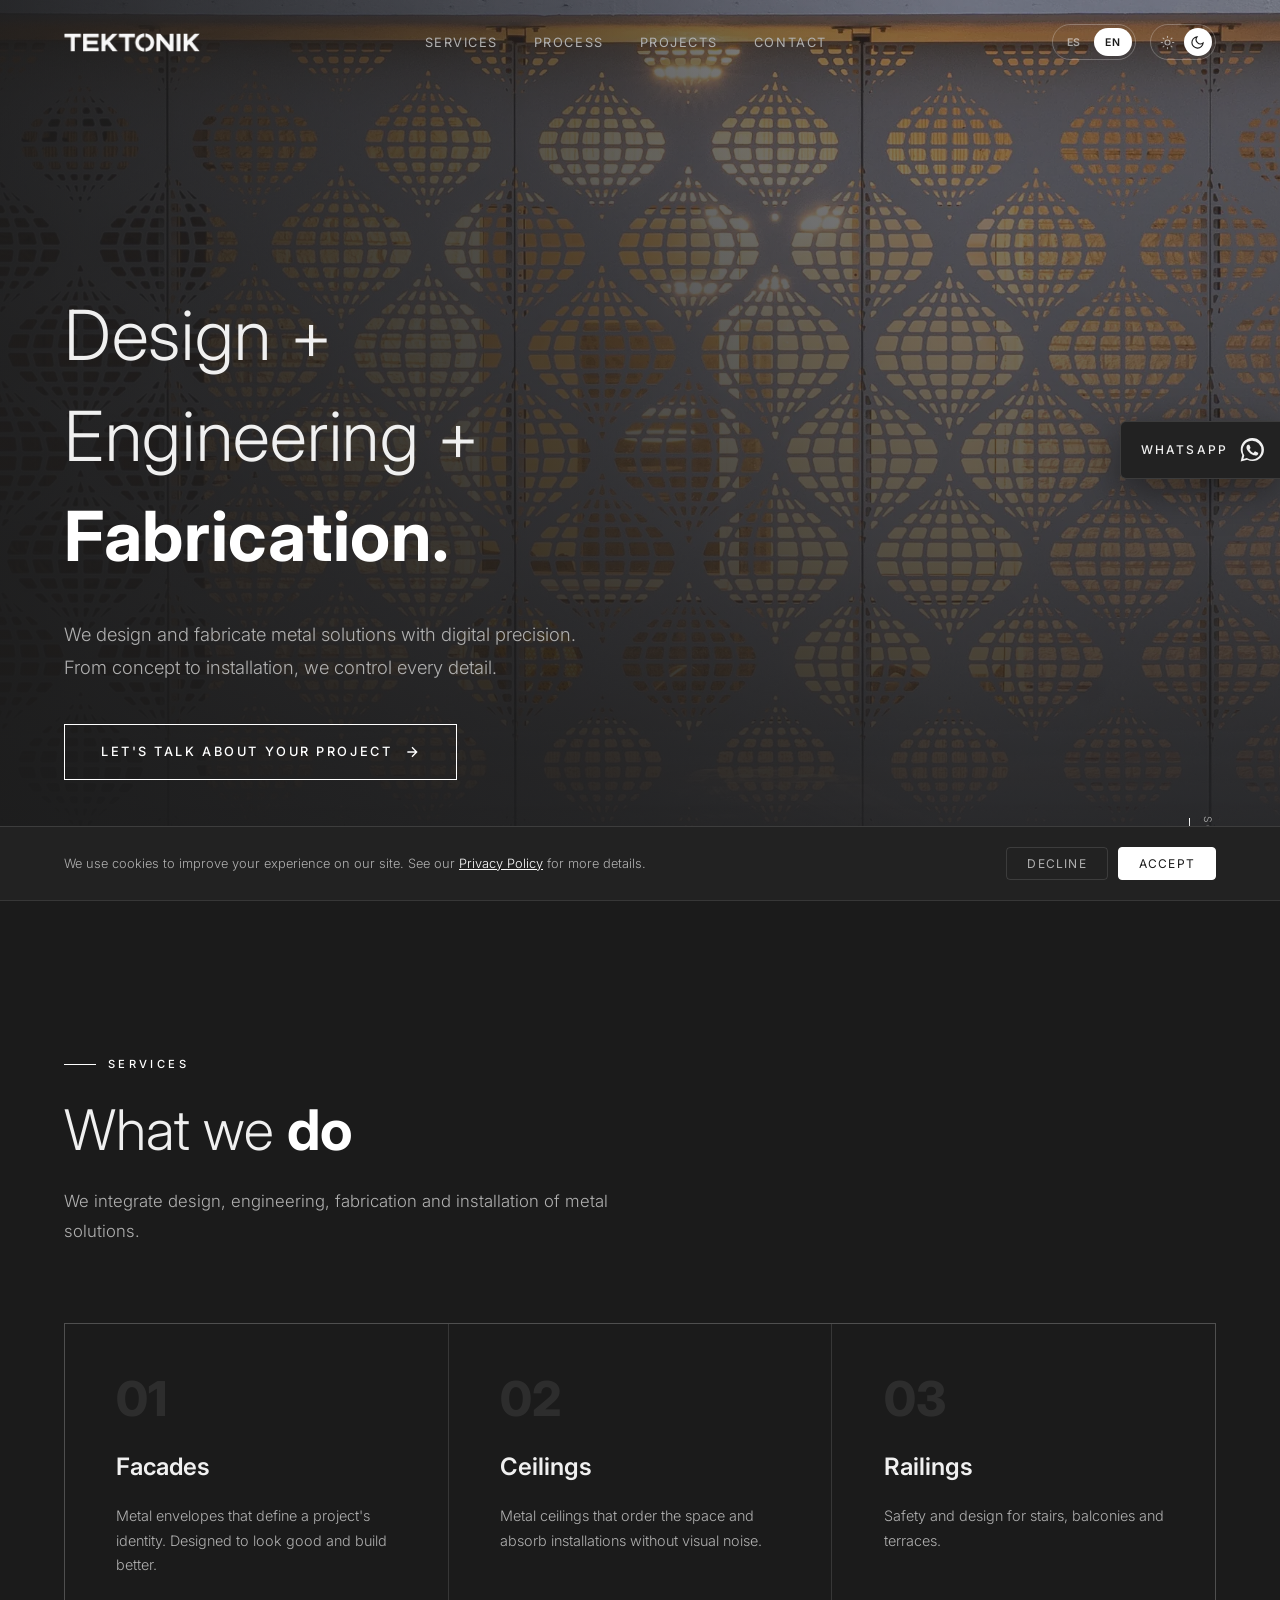
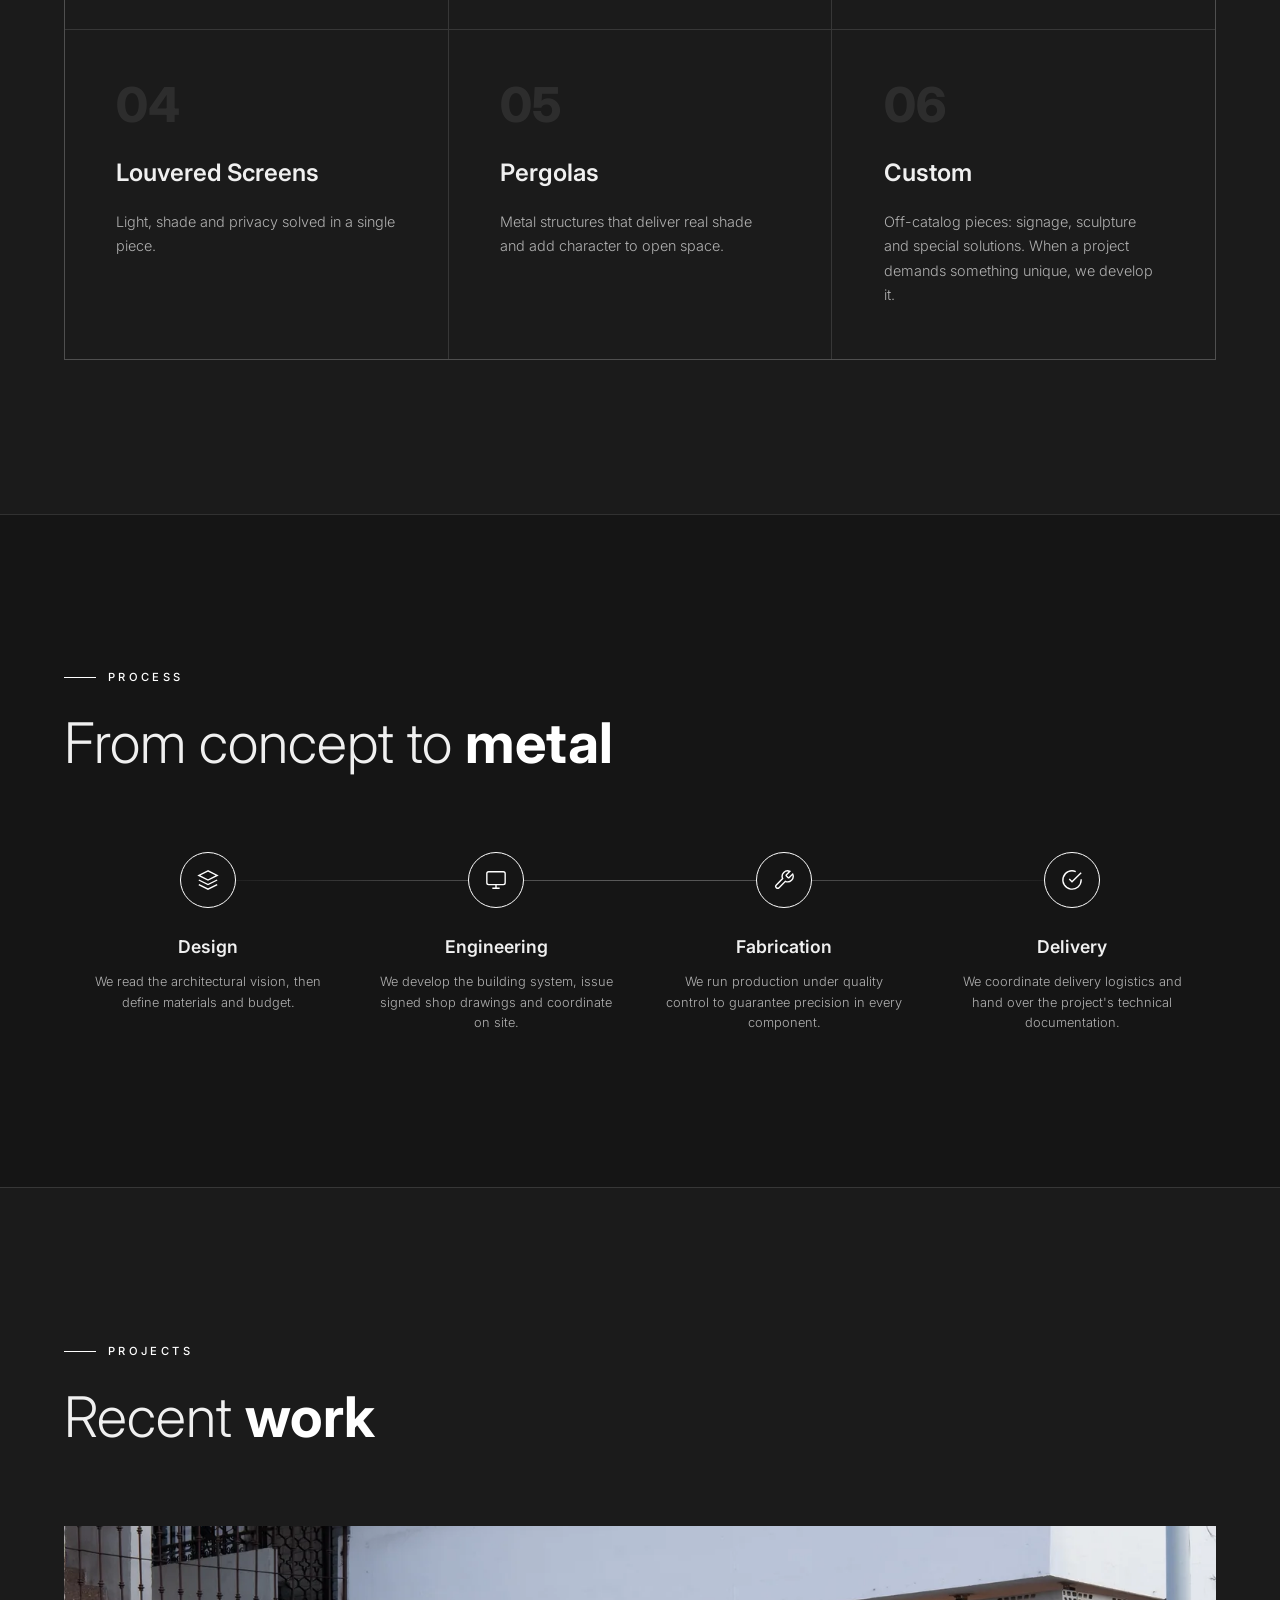
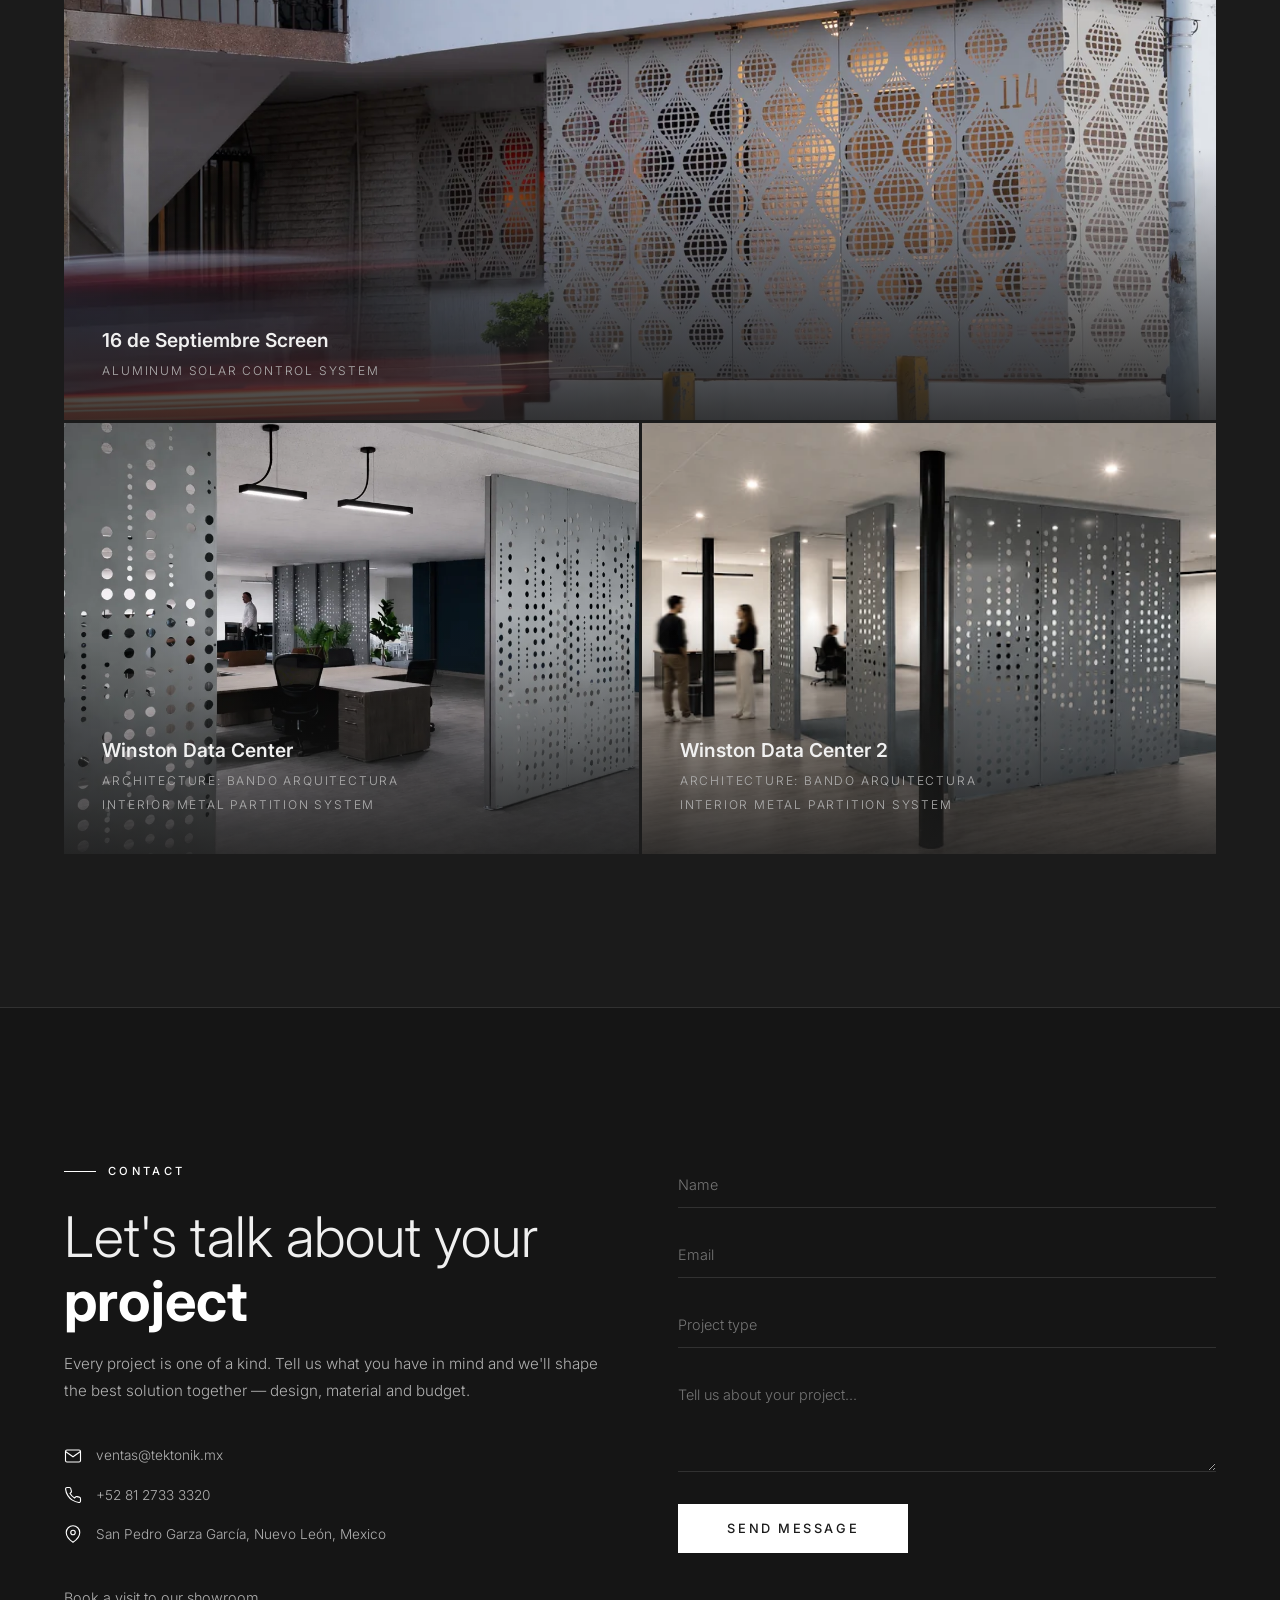
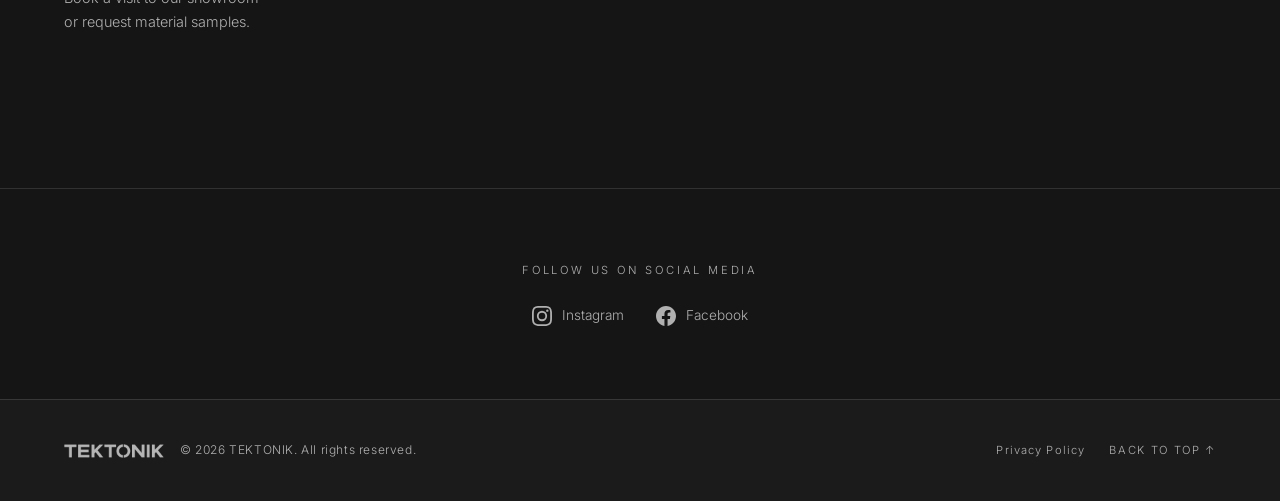
<file: index.html>
<!DOCTYPE html>
<html lang="es">
<head>
<meta charset="utf-8">
<meta name="viewport" content="width=device-width, initial-scale=1">
<title>Tektonik — Metal Arquitectónico</title>
<meta name="description" content="Diseñamos, fabricamos e instalamos soluciones en metal arquitectónico: fachadas, celosías, pérgolas, barandales y piezas especiales. Proyecto completo, de inicio a entrega.">
<link rel="icon" href="favicon.ico" type="image/x-icon">
<link rel="preload" as="image" href="img/hero-fachada-v2.webp" media="(min-width:769px)">
<link rel="preload" as="image" href="img/hero-fachada-movil-v2.webp" media="(max-width:768px)">
<link rel="preconnect" href="https://fonts.googleapis.com">
<link rel="preconnect" href="https://fonts.gstatic.com" crossorigin>
<link href="https://fonts.googleapis.com/css2?family=Inter:wght@300;400;500;600;700;800&display=swap" rel="stylesheet">
<style>
:root { --bg: #1b1b1b; --bg2: #151515; --card: #222222; --txt: #f0f0f0; --txt2: #b0b0b0; --acc: #ffffff; --onacc: #1b1b1b; --border: rgba(255,255,255,.12); --glow: rgba(255,255,255,.06); }
    :root[data-theme="light"] { --bg: #f5f3f1; --bg2: #eae7e3; --card: #ffffff; --txt: #1b1b1b; --txt2: #5f5b57; --acc: #1b1b1b; --onacc: #ffffff; --border: rgba(27,27,27,.14); --glow: rgba(27,27,27,.05); }
    *, *::before, *::after { margin: 0; padding: 0; box-sizing: border-box; }
    html { scroll-behavior: smooth; scrollbar-width: thin; scrollbar-color: var(--txt2) var(--bg); }
    body { background: var(--bg); color: var(--txt); font-family: Inter, Helvetica, sans-serif; font-weight: 300; line-height: 1.7; -webkit-font-smoothing: antialiased; overflow-x: hidden; transition: background .45s ease, color .45s ease; }
    section, footer, nav { transition: background .45s ease, border-color .45s ease; }
    img { display: block; max-width: 100%; }
    a { color: inherit; text-decoration: none; }
    a:hover { color: var(--acc); }
    button, input, textarea { font-family: inherit; }
    @keyframes fadeUp { from { opacity: 0; transform: translateY(30px); } to { opacity: 1; transform: translateY(0); } }
    @keyframes fadeIn { from { opacity: 0; } to { opacity: 1; } }
    @keyframes scrollLine { 0% { opacity: 1; transform: scaleY(1); } 100% { opacity: 0; transform: scaleY(0); transform-origin: top; } }


    /* hero: cover para que nunca deje huecos, sea cual sea la pantalla */
    #heroBg { position:absolute; inset:0; background-image:url(img/hero-fachada-v2.webp);
              background-size:cover; background-position:center; background-repeat:no-repeat; }
    @media (max-width:768px) { #heroBg { background-image:url(img/hero-fachada-movil-v2.webp); } }



    /* selector de idioma ES / EN */
    #navLogo { height:19px; width:auto; }
    #langPill { display:flex; align-items:center; gap:2px; padding:3px;
                border:1px solid rgba(240,240,240,.28); border-radius:999px; }
    #langPill button { height:28px; padding:0 11px; display:flex; align-items:center;
                       justify-content:center; border:none; border-radius:999px; background:transparent;
                       cursor:pointer; font-family:inherit; font-size:.66rem; font-weight:600;
                       letter-spacing:.08em; transition:background .3s, color .3s; }
    /* en celular hay tres controles en la barra: se aprieta todo un poco */
    #navInner { gap:24px; }
    #navCtl { gap:10px; }
    @media (max-width:360px) {
      #navLogo { height:14px; }
      #langPill button { padding:0 5px; font-size:.6rem; }
    }
    @media (max-width:768px) {
      #navLogo { height:16px; }
      #langPill button { padding:0 7px; }
      #navInner { gap:10px; }
      #navCtl { gap:6px; }
    }

    /* proyectos: zoom base de la celosia (solo escritorio, donde la tarjeta es 21/9) */
    #projCelosia { aspect-ratio:21/9; }
    .dc22 { transform:scale(1.32); transform-origin:38% 55%; }

    /* en celular las tres tarjetas van iguales: 4/3 y sin zoom */
    @media (max-width:768px) {
      #projCelosia { aspect-ratio:4/3 !important; }
      #projCelosia img { transform:none !important; object-position:50% center !important; }
    }

    /* estados hover / focus / pseudo-elementos */
    .dc1:hover { color:var(--txt); }
    .dc2:hover { color:var(--txt); }
    .dc3:hover { color:var(--txt); }
    .dc4:hover { color:var(--txt); }
    .dc5::before { content:'';position:absolute;left:clamp(20px,5vw,64px);top:30%;bottom:15%;width:1px;background:linear-gradient(180deg,transparent,#ffffff,transparent);opacity:.4; }
    .dc6:hover { background:#ffffff;color:#1b1b1b; }
    .dc7::after { content:'';width:1px;height:50px;background:linear-gradient(180deg,#ffffff,transparent);animation:scrollLine 2s infinite; }
    .dc8::before { content:'';width:32px;height:1px;background:var(--acc); }
    .dc9:hover { background:var(--card); }
    .dc10:hover { background:var(--card); }
    .dc11:hover { background:var(--card); }
    .dc12:hover { background:var(--card); }
    .dc13:hover { background:var(--card); }
    .dc14:hover { background:var(--card); }
    .dc15::before { content:'';width:32px;height:1px;background:var(--acc); }
    .dc16::before { content:'';position:absolute;top:28px;left:10%;right:10%;height:1px;background:linear-gradient(90deg,transparent,var(--txt2),var(--acc),var(--txt2),transparent);opacity:.3; }
    .dc17:hover { background:var(--glow);box-shadow:0 0 30px var(--glow); }
    .dc18:hover { background:var(--glow);box-shadow:0 0 30px var(--glow); }
    .dc19:hover { background:var(--glow);box-shadow:0 0 30px var(--glow); }
    .dc20:hover { background:var(--glow);box-shadow:0 0 30px var(--glow); }
    .dc21::before { content:'';width:32px;height:1px;background:var(--acc); }
    .dc22:hover { transform:scale(1.4); }
    .dc23:hover { transform:scale(1.05); }
    .dc24:hover { transform:scale(1.05); }
    .dc25::before { content:'';width:32px;height:1px;background:var(--acc); }
    .dc26:hover { color:var(--acc); }
    .dc27:hover { color:var(--acc); }
    .dc28:hover { color:var(--acc); }
    .dc29:focus { border-bottom-color:var(--acc); }
    .dc30:focus { border-bottom-color:var(--acc); }
    .dc31:focus { border-bottom-color:var(--acc); }
    .dc32:focus { border-bottom-color:var(--acc); }
    .dc33:hover { background:transparent;color:var(--acc); }
    .dc34:hover { color:var(--acc); }
    .dc35:hover { color:var(--acc); }
    .dc36:hover { color:var(--acc); }
    .dc37:hover { color:var(--acc); }
    .dc38:hover { background:var(--acc);color:var(--onacc);padding-left:26px; }
    .dc39:hover { border-color:var(--txt2);color:var(--txt); }
    .dc40:hover { opacity:.85; }
</style>
</head>
<body>
<nav id="nav" style="position:fixed;top:0;left:0;right:0;z-index:100;padding:24px 0;border-bottom:1px solid transparent;transition:background .4s, padding .4s, backdrop-filter .4s, border-color .4s">
  <div id="navInner" style="max-width:1280px;margin:0 auto;padding:0 clamp(20px,5vw,64px);display:flex;justify-content:space-between;align-items:center">
    <a href="#inicio" style="display:flex;align-items:center;flex-shrink:0">
      <img id="navLogo" src="img/tektonik-wordmark.png" alt="Tektonik — Metal Arquitectónico">
    </a>
    
    <ul id="navLinks" style="display:flex;gap:36px;list-style:none;align-items:center">
      <li><a href="#servicios" style="font-size:.8rem;font-weight:400;letter-spacing:.12em;text-transform:uppercase;color:var(--txt2);transition:color .3s" class="dc1">Servicios</a></li>
      <li><a href="#proceso" style="font-size:.8rem;font-weight:400;letter-spacing:.12em;text-transform:uppercase;color:var(--txt2);transition:color .3s" class="dc2">Proceso</a></li>
      <li><a href="#proyectos" style="font-size:.8rem;font-weight:400;letter-spacing:.12em;text-transform:uppercase;color:var(--txt2);transition:color .3s" class="dc3">Proyectos</a></li>
      <li><a href="#contacto" style="font-size:.8rem;font-weight:400;letter-spacing:.12em;text-transform:uppercase;color:var(--txt2);transition:color .3s" class="dc4">Contacto</a></li>
    </ul>
    <div style="display:flex;align-items:center;gap:14px;flex-shrink:0">
      <div id="langPill">
        <button id="langEs" type="button" aria-label="Español">ES</button>
        <button id="langEn" type="button" aria-label="English">EN</button>
      </div>
      <div id="themePill" style="display:flex;align-items:center;gap:2px;padding:3px;border:1px solid rgba(240,240,240,.28);border-radius:999px">
        <button id="themeLight" type="button" aria-label="Modo claro" style="width:28px;height:28px;display:flex;align-items:center;justify-content:center;border:none;border-radius:999px;background:transparent;cursor:pointer;transition:background .3s, color .3s"><svg viewBox="0 0 24 24" style="width:15px;height:15px;stroke:currentColor;fill:none;stroke-width:1.8;stroke-linecap:round"><circle cx="12" cy="12" r="4"></circle><path d="M12 2v2M12 20v2M4.9 4.9l1.4 1.4M17.7 17.7l1.4 1.4M2 12h2M20 12h2M4.9 19.1l1.4-1.4M17.7 6.3l1.4-1.4"></path></svg></button>
        <button id="themeDark" type="button" aria-label="Modo oscuro" style="width:28px;height:28px;display:flex;align-items:center;justify-content:center;border:none;border-radius:999px;background:transparent;cursor:pointer;transition:background .3s, color .3s"><svg viewBox="0 0 24 24" style="width:15px;height:15px;stroke:currentColor;fill:none;stroke-width:1.8;stroke-linecap:round"><path d="M21 12.79A9 9 0 1111.21 3a7 7 0 009.79 9.79z"></path></svg></button>
      </div>
      <button id="navToggle" aria-label="Menú" style="display:none;background:none;border:none;cursor:pointer;width:28px;height:20px;position:relative;z-index:110">
      <span style="display:block;width:100%;height:1.5px;background:var(--txt);position:absolute;left:0;top:0;transition:all .3s"></span>
      <span style="display:block;width:100%;height:1.5px;background:var(--txt);position:absolute;left:0;top:50%;transform:translateY(-50%);transition:all .3s"></span>
      <span style="display:block;width:100%;height:1.5px;background:var(--txt);position:absolute;left:0;bottom:0;transition:all .3s"></span>
    </button>
    </div>
  </div>
</nav>

<section id="inicio" style="min-height:100vh;display:flex;align-items:flex-end;padding-bottom:clamp(60px,10vw,120px);position:relative;overflow:hidden" class="dc5">
  <div id="heroBg"></div>
  <div style="position:absolute;inset:0;background-image:linear-gradient(180deg,rgba(27,27,27,.45) 0%,rgba(27,27,27,.7) 55%,rgba(27,27,27,.94) 100%),linear-gradient(90deg,rgba(27,27,27,.85) 0%,rgba(27,27,27,.4) 45%,transparent 75%)"></div>
  <div style="max-width:1280px;margin:0 auto;padding:0 clamp(20px,5vw,64px);position:relative;z-index:2;width:100%">
    <h1 style="font-size:clamp(2.2rem,5.4vw,4.4rem);font-weight:300;line-height:1.45;letter-spacing:.01em;margin-bottom:2rem;max-width:900px;color:#f0f0f0;animation:fadeUp .8s .5s both">Diseño +<br>Ingeniería +<br><span style="font-weight:700;color:#ffffff">Fabricación.</span></h1>
    <p style="font-size:clamp(1rem,1.8vw,1.15rem);color:#b0b0b0;max-width:520px;line-height:1.8;margin-bottom:2.5rem;animation:fadeUp .8s .7s both">Diseñamos y fabricamos soluciones en metal con precisión digital. Desde el concepto hasta el montaje, controlamos cada detalle.</p>
    <a href="#contacto" style="display:inline-flex;align-items:center;gap:12px;font-size:.8rem;font-weight:500;letter-spacing:.2em;text-transform:uppercase;color:#ffffff;border:1px solid #ffffff;padding:16px 36px;transition:background .4s, color .4s;animation:fadeUp .8s .9s both" class="dc6">
      Hablemos de tu proyecto
      <svg viewBox="0 0 24 24" fill="none" stroke="currentColor" stroke-width="2" style="width:16px;height:16px"><path d="M5 12h14M12 5l7 7-7 7"></path></svg>
    </a>
  </div>
  <div style="position:absolute;bottom:30px;right:clamp(20px,5vw,64px);display:flex;flex-direction:column;align-items:center;gap:8px;font-size:.65rem;letter-spacing:.2em;text-transform:uppercase;color:#b0b0b0;writing-mode:vertical-rl;animation:fadeIn 1s 1.2s both" class="dc7">scroll</div>
</section>

<section id="servicios" style="padding:clamp(80px,12vw,160px) 0;border-top:1px solid var(--border)">
  <div style="max-width:1280px;margin:0 auto;padding:0 clamp(20px,5vw,64px)">
    <div data-reveal="1" style="margin-bottom:clamp(48px,6vw,80px)">
      <div style="display:flex;align-items:center;gap:12px;font-size:.7rem;font-weight:500;letter-spacing:.3em;text-transform:uppercase;color:var(--acc);margin-bottom:1.5rem" class="dc8">Servicios</div>
      <h2 style="font-size:clamp(2rem,5vw,3.5rem);font-weight:300;line-height:1.15;margin-bottom:1.5rem">Lo que <span style="font-weight:700;color:var(--acc)">hacemos</span></h2>
      <p style="font-size:clamp(.95rem,1.5vw,1.05rem);color:var(--txt2);max-width:560px;line-height:1.8">Integramos diseño, ingeniería, fabricación e instalación de soluciones en metal.</p>
    </div>
    <div data-reveal="1" style="display:grid;grid-template-columns:repeat(auto-fit,minmax(min(320px,100%),1fr));gap:1px;background:var(--border);border:1px solid var(--border)">
      <div style="background:var(--bg);padding:clamp(32px,4vw,56px);transition:background .5s" class="dc9">
        <div style="font-size:3rem;font-weight:800;color:var(--acc);opacity:.08;line-height:1;margin-bottom:24px">01</div>
        <h3 style="font-size:clamp(1.2rem,2vw,1.5rem);font-weight:600;margin-bottom:16px">Fachadas</h3>
        <p style="font-size:.9rem;color:var(--txt2);line-height:1.7">Envolventes metálicas que definen la identidad del proyecto. Diseñadas para verse bien y construirse mejor.</p>
      </div>
      <div style="background:var(--bg);padding:clamp(32px,4vw,56px);transition:background .5s" class="dc10">
        <div style="font-size:3rem;font-weight:800;color:var(--acc);opacity:.08;line-height:1;margin-bottom:24px">02</div>
        <h3 style="font-size:clamp(1.2rem,2vw,1.5rem);font-weight:600;margin-bottom:16px">Plafones</h3>
        <p style="font-size:.9rem;color:var(--txt2);line-height:1.7">Cielos metálicos que ordenan el espacio y resuelven instalaciones sin ruido visual.</p>
      </div>
      <div style="background:var(--bg);padding:clamp(32px,4vw,56px);transition:background .5s" class="dc11">
        <div style="font-size:3rem;font-weight:800;color:var(--acc);opacity:.08;line-height:1;margin-bottom:24px">03</div>
        <h3 style="font-size:clamp(1.2rem,2vw,1.5rem);font-weight:600;margin-bottom:16px">Barandales</h3>
        <p style="font-size:.9rem;color:var(--txt2);line-height:1.7">Seguridad y diseño en escaleras, balcones y terrazas.</p>
      </div>
      <div style="background:var(--bg);padding:clamp(32px,4vw,56px);transition:background .5s" class="dc12">
        <div style="font-size:3rem;font-weight:800;color:var(--acc);opacity:.08;line-height:1;margin-bottom:24px">04</div>
        <h3 style="font-size:clamp(1.2rem,2vw,1.5rem);font-weight:600;margin-bottom:16px">Celosías</h3>
        <p style="font-size:.9rem;color:var(--txt2);line-height:1.7">Luz, sombra y privacidad resueltos en una sola pieza.</p>
      </div>
      <div style="background:var(--bg);padding:clamp(32px,4vw,56px);transition:background .5s" class="dc13">
        <div style="font-size:3rem;font-weight:800;color:var(--acc);opacity:.08;line-height:1;margin-bottom:24px">05</div>
        <h3 style="font-size:clamp(1.2rem,2vw,1.5rem);font-weight:600;margin-bottom:16px">Pérgolas</h3>
        <p style="font-size:.9rem;color:var(--txt2);line-height:1.7">Estructuras metálicas que dan sombra real y le suman carácter al espacio abierto.</p>
      </div>
      <div style="background:var(--bg);padding:clamp(32px,4vw,56px);transition:background .5s" class="dc14">
        <div style="font-size:3rem;font-weight:800;color:var(--acc);opacity:.08;line-height:1;margin-bottom:24px">06</div>
        <h3 style="font-size:clamp(1.2rem,2vw,1.5rem);font-weight:600;margin-bottom:16px">Custom</h3>
        <p style="font-size:.9rem;color:var(--txt2);line-height:1.7">Piezas fuera de catálogo: señalética, esculturas y soluciones especiales. Cuando el proyecto exige algo único, lo desarrollamos.</p>
      </div>
    </div>
  </div>
</section>

<section id="proceso" style="padding:clamp(80px,12vw,160px) 0;border-top:1px solid var(--border);background:var(--bg2)">
  <div style="max-width:1280px;margin:0 auto;padding:0 clamp(20px,5vw,64px)">
    <div data-reveal="1" style="margin-bottom:clamp(48px,6vw,80px)">
      <div style="display:flex;align-items:center;gap:12px;font-size:.7rem;font-weight:500;letter-spacing:.3em;text-transform:uppercase;color:var(--acc);margin-bottom:1.5rem" class="dc15">Proceso</div>
      <h2 style="font-size:clamp(2rem,5vw,3.5rem);font-weight:300;line-height:1.15">Del concepto al <span style="font-weight:700;color:var(--acc)">metal</span></h2>
    </div>
    <div data-reveal="1" style="display:grid;grid-template-columns:repeat(auto-fit,minmax(210px,1fr));gap:48px 0;position:relative" class="dc16">
      <div style="text-align:center;padding:0 clamp(8px,2vw,24px);position:relative">
        <div style="width:56px;height:56px;border:1px solid var(--acc);border-radius:50%;display:flex;align-items:center;justify-content:center;margin:0 auto 24px;background:var(--bg2);position:relative;z-index:2;transition:background .4s, box-shadow .4s" class="dc17">
          <svg viewBox="0 0 24 24" style="width:22px;height:22px;stroke:var(--acc);fill:none;stroke-width:1.5"><path d="M12 2L2 7l10 5 10-5-10-5zM2 17l10 5 10-5M2 12l10 5 10-5"></path></svg>
        </div>
        <h4 style="font-size:1.1rem;font-weight:600;margin-bottom:10px">Diseño</h4>
        <p style="font-size:.8rem;color:var(--txt2);line-height:1.6">Entendemos la visión arquitectónica, definimos materialidad y presupuesto.</p>
      </div>
      <div style="text-align:center;padding:0 clamp(8px,2vw,24px);position:relative">
        <div style="width:56px;height:56px;border:1px solid var(--acc);border-radius:50%;display:flex;align-items:center;justify-content:center;margin:0 auto 24px;background:var(--bg2);position:relative;z-index:2;transition:background .4s, box-shadow .4s" class="dc18">
          <svg viewBox="0 0 24 24" style="width:22px;height:22px;stroke:var(--acc);fill:none;stroke-width:1.5"><rect x="2" y="3" width="20" height="14" rx="2"></rect><path d="M8 21h8M12 17v4"></path></svg>
        </div>
        <h4 style="font-size:1.1rem;font-weight:600;margin-bottom:10px">Ingeniería</h4>
        <p style="font-size:.8rem;color:var(--txt2);line-height:1.6">Desarrollamos el sistema constructivo, generamos planos ejecutivos firmados y coordinación en obra.</p>
      </div>
      <div style="text-align:center;padding:0 clamp(8px,2vw,24px);position:relative">
        <div style="width:56px;height:56px;border:1px solid var(--acc);border-radius:50%;display:flex;align-items:center;justify-content:center;margin:0 auto 24px;background:var(--bg2);position:relative;z-index:2;transition:background .4s, box-shadow .4s" class="dc19">
          <svg viewBox="0 0 24 24" style="width:22px;height:22px;stroke:var(--acc);fill:none;stroke-width:1.5"><path d="M14.7 6.3a1 1 0 0 0 0 1.4l1.6 1.6a1 1 0 0 0 1.4 0l3.77-3.77a6 6 0 0 1-7.94 7.94l-6.91 6.91a2.12 2.12 0 0 1-3-3l6.91-6.91a6 6 0 0 1 7.94-7.94l-3.76 3.76z"></path></svg>
        </div>
        <h4 style="font-size:1.1rem;font-weight:600;margin-bottom:10px">Fabricación</h4>
        <p style="font-size:.8rem;color:var(--txt2);line-height:1.6">Ejecutamos la maquila con control de calidad para garantizar precisión en cada componente.</p>
      </div>
      <div style="text-align:center;padding:0 clamp(8px,2vw,24px);position:relative">
        <div style="width:56px;height:56px;border:1px solid var(--acc);border-radius:50%;display:flex;align-items:center;justify-content:center;margin:0 auto 24px;background:var(--bg2);position:relative;z-index:2;transition:background .4s, box-shadow .4s" class="dc20">
          <svg viewBox="0 0 24 24" style="width:22px;height:22px;stroke:var(--acc);fill:none;stroke-width:1.5"><path d="M22 11.08V12a10 10 0 1 1-5.93-9.14"></path><polyline points="22 4 12 14.01 9 11.01"></polyline></svg>
        </div>
        <h4 style="font-size:1.1rem;font-weight:600;margin-bottom:10px">Entrega</h4>
        <p style="font-size:.8rem;color:var(--txt2);line-height:1.6">Coordinamos la logística de entrega y entregamos documentación técnica del proyecto.</p>
      </div>
    </div>
  </div>
</section>

<section id="proyectos" style="padding:clamp(80px,12vw,160px) 0;border-top:1px solid var(--border)">
  <div style="max-width:1280px;margin:0 auto;padding:0 clamp(20px,5vw,64px)">
    <div data-reveal="1" style="margin-bottom:clamp(48px,6vw,80px)">
      <div style="display:flex;align-items:center;gap:12px;font-size:.7rem;font-weight:500;letter-spacing:.3em;text-transform:uppercase;color:var(--acc);margin-bottom:1.5rem" class="dc21">Proyectos</div>
      <h2 style="font-size:clamp(2rem,5vw,3.5rem);font-weight:300;line-height:1.15">Trabajo <span style="font-weight:700;color:var(--acc)">reciente</span></h2>
    </div>
    <div data-reveal="1" style="display:grid;grid-template-columns:repeat(auto-fit,minmax(min(400px,100%),1fr));gap:3px">
      <div id="projCelosia" style="grid-column:1 / -1;position:relative;overflow:hidden;background:var(--card)">
        <img src="img/celosia-16-septiembre.webp" alt="Celosía 16 de septiembre" style="width:100%;height:100%;object-fit:cover;transition:transform .8s cubic-bezier(.22,1,.36,1)" class="dc22">
        <div style="position:absolute;inset:0;background:linear-gradient(180deg,transparent 45%,rgba(27,27,27,.85) 100%);display:flex;align-items:flex-end;padding:clamp(20px,3vw,40px);pointer-events:none">
          <div>
            <h3 style="font-size:1.2rem;font-weight:600;color:#f0f0f0">Celosía 16 de septiembre</h3>
            <p style="font-size:.75rem;color:#b0b0b0;text-transform:uppercase;letter-spacing:.15em;margin-top:4px">Sistema de control solar en aluminio</p>
          </div>
        </div>
      </div>
      <div style="position:relative;aspect-ratio:4/3;overflow:hidden;background:var(--card)">
        <img src="img/winston-data-center.webp" alt="Winston Data Center" style="width:100%;height:100%;object-fit:cover;transition:transform .8s cubic-bezier(.22,1,.36,1)" class="dc23">
        <div style="position:absolute;inset:0;background:linear-gradient(180deg,transparent 45%,rgba(27,27,27,.85) 100%);display:flex;align-items:flex-end;padding:clamp(20px,3vw,40px);pointer-events:none">
          <div>
            <h3 style="font-size:1.2rem;font-weight:600;color:#f0f0f0">Winston Data Center</h3>
            <p style="font-size:.75rem;color:#b0b0b0;text-transform:uppercase;letter-spacing:.15em;margin-top:4px">Arquitectura: Bando Arquitectura</p>
            <p style="font-size:.75rem;color:#b0b0b0;text-transform:uppercase;letter-spacing:.15em;margin-top:4px">Sistema de particiones metálicas interiores</p>
          </div>
        </div>
      </div>
      <div style="position:relative;aspect-ratio:4/3;overflow:hidden;background:var(--card)">
        <img src="img/winston-data-center-2.webp" alt="Winston Data Center 2" style="width:100%;height:100%;object-fit:cover;object-position:50% 55%;transition:transform .8s cubic-bezier(.22,1,.36,1)" class="dc24">
        <div style="position:absolute;inset:0;background:linear-gradient(180deg,transparent 45%,rgba(27,27,27,.85) 100%);display:flex;align-items:flex-end;padding:clamp(20px,3vw,40px);pointer-events:none">
          <div>
            <h3 style="font-size:1.2rem;font-weight:600;color:#f0f0f0">Winston Data Center 2</h3>
            <p style="font-size:.75rem;color:#b0b0b0;text-transform:uppercase;letter-spacing:.15em;margin-top:4px">Arquitectura: Bando Arquitectura</p>
            <p style="font-size:.75rem;color:#b0b0b0;text-transform:uppercase;letter-spacing:.15em;margin-top:4px">Sistema de particiones metálicas interiores</p>
          </div>
        </div>
      </div>
    </div>
  </div>
</section>

<section id="contacto" style="padding:clamp(80px,12vw,160px) 0;border-top:1px solid var(--border);background:var(--bg2)">
  <div style="max-width:1280px;margin:0 auto;padding:0 clamp(20px,5vw,64px)">
    <div style="display:grid;grid-template-columns:repeat(auto-fit,minmax(min(420px,100%),1fr));gap:clamp(40px,6vw,100px);align-items:start">
      <div id="contactInfo" data-reveal="1">
        <div style="display:flex;align-items:center;gap:12px;font-size:.7rem;font-weight:500;letter-spacing:.3em;text-transform:uppercase;color:var(--acc);margin-bottom:1.5rem" class="dc25">Contacto</div>
        <h2 style="font-size:clamp(2rem,5vw,3.5rem);font-weight:300;line-height:1.15;margin-bottom:1rem">Hablemos de tu <span style="font-weight:700;color:var(--acc)">proyecto</span></h2>
        <p style="font-size:.95rem;color:var(--txt2);line-height:1.8;margin-bottom:2.5rem">Cada proyecto es único. Cuéntanos qué tienes en mente y armamos juntos la mejor solución en diseño, material y presupuesto.</p>
        <div style="display:flex;flex-direction:column;gap:16px">
          <div style="display:flex;align-items:center;gap:14px;font-size:.85rem;color:var(--txt2)">
            <svg viewBox="0 0 24 24" style="width:18px;height:18px;stroke:var(--acc);fill:none;stroke-width:1.5;flex-shrink:0"><path d="M4 4h16c1.1 0 2 .9 2 2v12c0 1.1-.9 2-2 2H4c-1.1 0-2-.9-2-2V6c0-1.1.9-2 2-2z"></path><polyline points="22,6 12,13 2,6"></polyline></svg>
            <a href="mailto:ventas@tektonik.mx" style="transition:color .3s" class="dc26">ventas@tektonik.mx</a>
          </div>
          <div style="display:flex;align-items:center;gap:14px;font-size:.85rem;color:var(--txt2);flex-wrap:wrap">
            <svg viewBox="0 0 24 24" style="width:18px;height:18px;stroke:var(--acc);fill:none;stroke-width:1.5;flex-shrink:0"><path d="M22 16.92v3a2 2 0 0 1-2.18 2 19.79 19.79 0 0 1-8.63-3.07 19.5 19.5 0 0 1-6-6 19.79 19.79 0 0 1-3.07-8.67A2 2 0 0 1 4.11 2h3a2 2 0 0 1 2 1.72c.12.96.36 1.9.7 2.81a2 2 0 0 1-.45 2.11L8.09 9.91a16 16 0 0 0 6 6l1.27-1.27a2 2 0 0 1 2.11-.45c.91.34 1.85.58 2.81.7A2 2 0 0 1 22 16.92z"></path></svg>
            <a href="https://wa.me/528127333320" target="_blank" style="transition:color .3s" class="dc27">+52 81 2733 3320</a>
          </div>
          <div style="display:flex;align-items:center;gap:14px;font-size:.85rem;color:var(--txt2)">
            <svg viewBox="0 0 24 24" style="width:18px;height:18px;stroke:var(--acc);fill:none;stroke-width:1.5;flex-shrink:0"><path d="M21 10c0 7-9 13-9 13s-9-6-9-13a9 9 0 0 1 18 0z"></path><circle cx="12" cy="10" r="3"></circle></svg>
            <a href="https://maps.app.goo.gl/RdsKBU1gBxMNS1kn6" target="_blank" style="transition:color .3s" class="dc28">San Pedro Garza García, Nuevo León, MX</a>
          </div>
          <p style="margin-top:24px;font-size:.9rem;color:var(--txt2);line-height:1.7">Agenda una visita a nuestro showroom<br>o solicita muestras de material.</p>
        </div>
      </div>
      <form id="contactForm" data-reveal="1" style="display:flex;flex-direction:column;gap:24px">
        <div>
          <input type="text" placeholder="Nombre" required style="width:100%;background:transparent;border:none;border-bottom:1px solid var(--border);padding:14px 0;font-size:.9rem;font-weight:300;color:var(--txt);outline:none;transition:border-color .3s" class="dc29">
        </div>
        <div>
          <input type="email" placeholder="Correo electrónico" required style="width:100%;background:transparent;border:none;border-bottom:1px solid var(--border);padding:14px 0;font-size:.9rem;font-weight:300;color:var(--txt);outline:none;transition:border-color .3s" class="dc30">
        </div>
        <div>
          <input type="text" placeholder="Tipo de proyecto" style="width:100%;background:transparent;border:none;border-bottom:1px solid var(--border);padding:14px 0;font-size:.9rem;font-weight:300;color:var(--txt);outline:none;transition:border-color .3s" class="dc31">
        </div>
        <div>
          <textarea placeholder="Cuéntanos sobre tu proyecto..." rows="4" style="width:100%;background:transparent;border:none;border-bottom:1px solid var(--border);padding:14px 0;font-size:.9rem;font-weight:300;color:var(--txt);outline:none;resize:vertical;min-height:100px;transition:border-color .3s" class="dc32"></textarea>
        </div>
        <button id="formSubmit" type="submit" style="align-self:flex-start;font-size:.8rem;font-weight:500;letter-spacing:.2em;text-transform:uppercase;color:var(--onacc);background:var(--acc);border:1px solid var(--acc);padding:16px 48px;cursor:pointer;transition:background .4s, color .4s" class="dc33">Enviar mensaje</button>
      </form>
    </div>
  </div>
</section>

<section style="padding:clamp(48px,6vw,72px) 0;border-top:1px solid var(--border);background:var(--bg2);text-align:center">
  <div style="max-width:1280px;margin:0 auto;padding:0 clamp(20px,5vw,64px)">
    <p style="font-size:.7rem;letter-spacing:.25em;text-transform:uppercase;color:var(--txt2);margin-bottom:24px">Síguenos en nuestras redes sociales</p>
    <div style="display:flex;justify-content:center;flex-wrap:wrap;gap:32px">
      <a href="https://instagram.com/tektonikmx" target="_blank" style="display:flex;align-items:center;gap:10px;font-size:.85rem;color:var(--txt2);transition:color .3s" class="dc34">
        <svg viewBox="0 0 24 24" style="width:20px;height:20px;fill:currentColor"><path d="M12 2.163c3.204 0 3.584.012 4.85.07 3.252.148 4.771 1.691 4.919 4.919.058 1.265.069 1.645.069 4.849 0 3.205-.012 3.584-.069 4.849-.149 3.225-1.664 4.771-4.919 4.919-1.266.058-1.644.07-4.85.07-3.204 0-3.584-.012-4.849-.07-3.26-.149-4.771-1.699-4.919-4.92-.058-1.265-.07-1.644-.07-4.849 0-3.204.013-3.583.07-4.849.149-3.227 1.664-4.771 4.919-4.919 1.266-.057 1.645-.069 4.849-.069zM12 0C8.741 0 8.333.014 7.053.072 2.695.272.273 2.69.073 7.052.014 8.333 0 8.741 0 12c0 3.259.014 3.668.072 4.948.2 4.358 2.618 6.78 6.98 6.98C8.333 23.986 8.741 24 12 24c3.259 0 3.668-.014 4.948-.072 4.354-.2 6.782-2.618 6.979-6.98.059-1.28.073-1.689.073-4.948 0-3.259-.014-3.667-.072-4.947-.196-4.354-2.617-6.78-6.979-6.98C15.668.014 15.259 0 12 0zm0 5.838a6.162 6.162 0 100 12.324 6.162 6.162 0 000-12.324zM12 16a4 4 0 110-8 4 4 0 010 8zm6.406-11.845a1.44 1.44 0 100 2.881 1.44 1.44 0 000-2.881z"></path></svg>
        Instagram
      </a>
      <a href="https://www.facebook.com/profile.php?id=61593308428121" target="_blank" style="display:flex;align-items:center;gap:10px;font-size:.85rem;color:var(--txt2);transition:color .3s" class="dc35">
        <svg viewBox="0 0 24 24" style="width:20px;height:20px;fill:currentColor"><path d="M24 12.073C24 5.405 18.627 0 12 0S0 5.405 0 12.073C0 18.1 4.388 23.094 10.125 24v-8.437H7.078v-3.49h3.047V9.412c0-3.017 1.792-4.687 4.533-4.687 1.312 0 2.686.235 2.686.235v2.955H15.83c-1.49 0-1.955.929-1.955 1.882v2.276h3.328l-.532 3.49h-2.796V24C19.612 23.094 24 18.1 24 12.073z"></path></svg>
        Facebook
      </a>
    </div>
  </div>
</section>

<footer style="padding:40px 0;border-top:1px solid var(--border)">
  <div style="max-width:1280px;margin:0 auto;padding:0 clamp(20px,5vw,64px);display:flex;justify-content:space-between;align-items:center;flex-wrap:wrap;gap:16px">
    <div style="display:flex;align-items:center;gap:16px;flex-wrap:wrap">
      <img id="footLogo" src="img/tektonik-wordmark.png" alt="Tektonik" style="height:14px;width:auto;opacity:.7">
      <span style="font-size:.75rem;color:var(--txt2);letter-spacing:.05em">&copy; 2026 TEKTONIK. Todos los derechos reservados.</span>
    </div>
    <div style="display:flex;gap:24px;align-items:center;flex-wrap:wrap">
      <a href="aviso-privacidad.html" style="font-size:.7rem;letter-spacing:.1em;color:var(--txt2);transition:color .3s" class="dc36">Aviso de Privacidad</a>
      <a href="#inicio" style="font-size:.7rem;letter-spacing:.15em;text-transform:uppercase;color:var(--txt2);transition:color .3s" class="dc37">Volver arriba ↑</a>
    </div>
  </div>
</footer>

<a id="waFloat" href="https://wa.me/528127333320?text=Hola%2C%20me%20interesa%20un%20proyecto%20en%20metal%20arquitect%C3%B3nico" target="_blank" aria-label="Escríbenos por WhatsApp" style="position:fixed;right:0;top:50%;transform:translateY(-50%);z-index:9998;display:flex;flex-direction:row-reverse;align-items:center;gap:12px;padding:16px 16px 16px 20px;background:var(--card);border:1px solid var(--border);border-right:none;border-radius:6px 0 0 6px;color:var(--txt);font-size:.75rem;font-weight:500;letter-spacing:.18em;text-transform:uppercase;box-shadow:0 12px 40px rgba(0,0,0,.45);transition:background .35s, padding .35s, color .35s" class="dc38">
  <svg viewBox="0 0 24 24" style="width:24px;height:24px;fill:currentColor;flex-shrink:0"><path d="M17.47 14.38c-.3-.15-1.76-.87-2.03-.97-.27-.1-.47-.15-.67.15-.2.3-.79.97-.94 1.17-.15.2-.3.22-.6.07-.3-.15-1.13-.42-2.15-1.33-.8-.71-1.33-1.59-1.48-1.89-.15-.3-.02-.46.13-.61.15-.15.3-.35.45-.52.15-.18.2-.3.3-.5.1-.2.05-.37-.02-.52-.08-.15-.68-1.62-.93-2.21-.24-.58-.49-.5-.67-.51h-.57c-.2 0-.52.07-.79.37-.27.3-1.03 1-1.03 2.45s1.06 2.84 1.2 3.04c.15.2 2.05 3.13 4.96 4.28 2.42.95 2.91.76 3.44.71.52-.05 1.68-.68 1.92-1.35.24-.66.24-1.23.17-1.35-.07-.12-.27-.2-.57-.35zM12.04 21.5h-.01a9.4 9.4 0 01-4.79-1.31l-.34-.2-3.56.93.95-3.47-.22-.36a9.36 9.36 0 01-1.44-5.01c0-5.18 4.23-9.4 9.42-9.4a9.35 9.35 0 016.65 2.76 9.31 9.31 0 012.75 6.65c0 5.18-4.23 9.41-9.41 9.41zM20.5 3.49A11.28 11.28 0 0012.04.02C5.82.02.77 5.07.76 11.28c0 1.99.52 3.93 1.51 5.64L.66 23.4l6.63-1.74a11.3 11.3 0 005.4 1.37h.01c6.22 0 11.27-5.05 11.27-11.27 0-3.01-1.17-5.84-3.3-7.97z"></path></svg>
  <span>WhatsApp</span>
</a>

<div id="cookieBanner" style="position:fixed;bottom:0;left:0;right:0;background:var(--card);border-top:1px solid var(--border);padding:20px 0;z-index:9999;transform:translateY(100%);transition:transform .4s ease">
  <div style="max-width:1280px;margin:0 auto;padding:0 clamp(20px,5vw,64px);display:flex;align-items:center;justify-content:space-between;flex-wrap:wrap;gap:20px">
    <p style="font-size:.8rem;color:var(--txt2);line-height:1.5">Utilizamos cookies para mejorar tu experiencia en nuestro sitio. Consulta nuestro <a href="aviso-privacidad.html" style="color:var(--acc);text-decoration:underline">Aviso de Privacidad</a> para más información.</p>
    <div style="display:flex;gap:10px;flex-shrink:0">
      <button id="cookieReject" style="padding:8px 20px;border-radius:4px;font-size:.75rem;letter-spacing:.1em;text-transform:uppercase;cursor:pointer;border:1px solid var(--border);background:transparent;color:var(--txt2);transition:all .3s" class="dc39">Rechazar</button>
      <button id="cookieAccept" style="padding:8px 20px;border-radius:4px;font-size:.75rem;letter-spacing:.1em;text-transform:uppercase;cursor:pointer;border:1px solid var(--acc);background:var(--acc);color:var(--onacc);transition:opacity .3s" class="dc40">Aceptar</button>
    </div>
  </div>
</div>

<script>
(function () {
  var q = function (id) { return document.getElementById(id); };
  var root = document.documentElement;
  var nav = q('nav'), logo = q('navLogo'), toggle = q('navToggle'), links = q('navLinks');
  var bars = toggle ? Array.prototype.slice.call(toggle.querySelectorAll('span')) : [];
  var sunBtn = q('themeLight'), moonBtn = q('themeDark'), pill = q('themePill');
  var esBtn = q('langEs'), enBtn = q('langEn'), langPill = q('langPill');
  // Idiomas que abren el sitio en español. Edita esta lista si quieres cambiar el criterio.
  // es=español  ca=catalán  gl=gallego  eu=euskera  pt=portugués (Brasil/Portugal)
  var ES_LANGS = ['es', 'ca', 'gl', 'eu', 'pt'];

  function detectarIdioma() {
    var lista = navigator.languages || [navigator.language || navigator.userLanguage || 'en'];
    for (var i = 0; i < lista.length; i++) {
      var code = String(lista[i]).toLowerCase().split('-')[0];
      if (ES_LANGS.indexOf(code) !== -1) return 'es';
    }
    return 'en';
  }

  // Si el visitante ya eligió idioma antes, esa decisión manda siempre.
  var lang = null;
  try { lang = localStorage.getItem('tektonikLang'); } catch (e) {}
  if (lang !== 'es' && lang !== 'en') lang = detectarIdioma();
  var logos = { dark: 'img/tektonik-wordmark.png', light: 'img/tektonik-wordmark-dark.png' };
  var mq = window.matchMedia('(max-width: 768px)');
  var menuOpen = false;

  var theme = 'dark';
  try { theme = localStorage.getItem('tektonikTheme') || theme; } catch (e) {}

  function paint() {
    var s = window.scrollY > 60;
    var light = theme === 'light';
    var menu = mq.matches && menuOpen;
    var onDark = !light || (!s && !menu);
    if (nav) {
      nav.style.background = s ? (light ? 'rgba(245,243,241,0.92)' : 'rgba(27,27,27,0.9)') : 'transparent';
      nav.style.backdropFilter = s ? 'blur(20px)' : 'none';
      nav.style.webkitBackdropFilter = s ? 'blur(20px)' : 'none';
      nav.style.padding = s ? '16px 0' : '24px 0';
      nav.style.borderBottomColor = s ? (light ? 'rgba(27,27,27,0.14)' : 'rgba(255,255,255,0.12)') : 'transparent';
    }
    if (logo) logo.src = onDark ? logos.dark : logos.light;
    var foot = q('footLogo');
    if (foot) foot.src = light ? 'img/tektonik-wordmark-dark.png' : 'img/tektonik-wordmark.png';
    var linkCol = menu ? (light ? '#5f5b57' : '#b0b0b0') : (onDark ? '#b0b0b0' : '#5f5b57');
    if (links) links.querySelectorAll('a').forEach(function (a) { a.style.color = linkCol; });
    bars.forEach(function (b) { b.style.background = onDark ? '#f0f0f0' : '#1b1b1b'; });
    var fill = onDark ? '#ffffff' : '#1b1b1b';
    var ink = onDark ? '#1b1b1b' : '#ffffff';
    var idle = onDark ? 'rgba(240,240,240,.6)' : 'rgba(27,27,27,.5)';
    [[sunBtn, 'light'], [moonBtn, 'dark']].forEach(function (pair) {
      var b = pair[0], t = pair[1];
      if (!b) return;
      var on = theme === t;
      b.style.background = on ? fill : 'transparent';
      b.style.color = on ? ink : idle;
    });
    [[esBtn, 'es'], [enBtn, 'en']].forEach(function (pair) {
      var b = pair[0], l = pair[1];
      if (!b) return;
      var on = lang === l;
      b.style.background = on ? fill : 'transparent';
      b.style.color = on ? ink : idle;
    });
    var edge = onDark ? 'rgba(240,240,240,.28)' : 'rgba(27,27,27,.22)';
    if (pill) pill.style.borderColor = edge;
    if (langPill) langPill.style.borderColor = edge;
  }

  function setTheme(t) {
    theme = t;
    root.setAttribute('data-theme', t);
    try { localStorage.setItem('tektonikTheme', t); } catch (e) {}
    paint();
  }
  if (sunBtn) sunBtn.addEventListener('click', function () { setTheme('light'); });
  if (moonBtn) moonBtn.addEventListener('click', function () { setTheme('dark'); });
  window.addEventListener('scroll', paint, { passive: true });

var DICT = {
  "Servicios": "Services",
  "Proceso": "Process",
  "Proyectos": "Projects",
  "Contacto": "Contact",
  "Diseño +": "Design +",
  "Ingeniería +": "Engineering +",
  "Fabricación.": "Fabrication.",
  "Diseñamos y fabricamos soluciones en metal con precisión digital. Desde el concepto hasta el montaje, controlamos cada detalle.": "We design and fabricate metal solutions with digital precision. From concept to installation, we control every detail.",
  "Hablemos de tu proyecto": "Let's talk about your project",
  "Lo que": "What we",
  "hacemos": "do",
  "Integramos diseño, ingeniería, fabricación e instalación de soluciones en metal.": "We integrate design, engineering, fabrication and installation of metal solutions.",
  "Fachadas": "Facades",
  "Envolventes metálicas que definen la identidad del proyecto. Diseñadas para verse bien y construirse mejor.": "Metal envelopes that define a project's identity. Designed to look good and build better.",
  "Plafones": "Ceilings",
  "Cielos metálicos que ordenan el espacio y resuelven instalaciones sin ruido visual.": "Metal ceilings that order the space and absorb installations without visual noise.",
  "Barandales": "Railings",
  "Seguridad y diseño en escaleras, balcones y terrazas.": "Safety and design for stairs, balconies and terraces.",
  "Celosías": "Louvered Screens",
  "Luz, sombra y privacidad resueltos en una sola pieza.": "Light, shade and privacy solved in a single piece.",
  "Pérgolas": "Pergolas",
  "Estructuras metálicas que dan sombra real y le suman carácter al espacio abierto.": "Metal structures that deliver real shade and add character to open space.",
  "Piezas fuera de catálogo: señalética, esculturas y soluciones especiales. Cuando el proyecto exige algo único, lo desarrollamos.": "Off-catalog pieces: signage, sculpture and special solutions. When a project demands something unique, we develop it.",
  "Del concepto al": "From concept to",
  "Diseño": "Design",
  "Entendemos la visión arquitectónica, definimos materialidad y presupuesto.": "We read the architectural vision, then define materials and budget.",
  "Ingeniería": "Engineering",
  "Desarrollamos el sistema constructivo, generamos planos ejecutivos firmados y coordinación en obra.": "We develop the building system, issue signed shop drawings and coordinate on site.",
  "Fabricación": "Fabrication",
  "Ejecutamos la maquila con control de calidad para garantizar precisión en cada componente.": "We run production under quality control to guarantee precision in every component.",
  "Entrega": "Delivery",
  "Coordinamos la logística de entrega y entregamos documentación técnica del proyecto.": "We coordinate delivery logistics and hand over the project's technical documentation.",
  "Trabajo": "Recent",
  "reciente": "work",
  "Celosía 16 de septiembre": "16 de Septiembre Screen",
  "Sistema de control solar en aluminio": "Aluminum solar control system",
  "Arquitectura: Bando Arquitectura": "Architecture: Bando Arquitectura",
  "Sistema de particiones metálicas interiores": "Interior metal partition system",
  "Hablemos de tu": "Let's talk about your",
  "proyecto": "project",
  "Cada proyecto es único. Cuéntanos qué tienes en mente y armamos juntos la mejor solución en diseño, material y presupuesto.": "Every project is one of a kind. Tell us what you have in mind and we'll shape the best solution together — design, material and budget.",
  "San Pedro Garza García, Nuevo León, MX": "San Pedro Garza García, Nuevo León, Mexico",
  "Agenda una visita a nuestro showroom": "Book a visit to our showroom",
  "o solicita muestras de material.": "or request material samples.",
  "Nombre": "Name",
  "Correo electrónico": "Email",
  "Tipo de proyecto": "Project type",
  "Cuéntanos sobre tu proyecto...": "Tell us about your project...",
  "Enviar mensaje": "Send message",
  "Síguenos en nuestras redes sociales": "Follow us on social media",
  "© 2026 TEKTONIK. Todos los derechos reservados.": "© 2026 TEKTONIK. All rights reserved.",
  "Aviso de Privacidad": "Privacy Policy",
  "Volver arriba ↑": "Back to top ↑",
  "Utilizamos cookies para mejorar tu experiencia en nuestro sitio. Consulta nuestro": "We use cookies to improve your experience on our site. See our",
  "para más información.": "for more details.",
  "Rechazar": "Decline",
  "Aceptar": "Accept",
  "Escríbenos por WhatsApp": "Message us on WhatsApp",
  "Menú": "Menu",
  "Modo claro": "Light mode",
  "Modo oscuro": "Dark mode"
};

  // recolecta una sola vez los nodos de texto y atributos traducibles
  var textNodes = [];
  var walker = document.createTreeWalker(document.body, NodeFilter.SHOW_TEXT, null);
  while (walker.nextNode()) {
    var n = walker.currentNode, p = n.parentNode;
    if (!p || p.nodeName === 'SCRIPT' || p.nodeName === 'STYLE') continue;
    if (DICT[n.nodeValue.trim()]) textNodes.push([n, n.nodeValue]);
  }
  var attrNodes = [];
  document.querySelectorAll('[placeholder],[aria-label]').forEach(function (el) {
    ['placeholder', 'aria-label'].forEach(function (a) {
      var v = el.getAttribute(a);
      if (v && DICT[v]) attrNodes.push([el, a, v]);
    });
  });

  var WA = {
    es: 'https://wa.me/528127333320?text=Hola%2C%20me%20interesa%20un%20proyecto%20en%20metal%20arquitect%C3%B3nico',
    en: 'https://wa.me/528127333320?text=Hi%2C%20I%27m%20interested%20in%20an%20architectural%20metal%20project'
  };

  function applyLang(l) {
    lang = l;
    var en = l === 'en';
    textNodes.forEach(function (pair) {
      var n = pair[0], orig = pair[1], key = orig.trim();
      n.nodeValue = en ? orig.replace(key, DICT[key]) : orig;
    });
    attrNodes.forEach(function (t) { t[0].setAttribute(t[1], en ? DICT[t[2]] : t[2]); });
    root.lang = en ? 'en' : 'es';
    document.title = en ? 'Tektonik — Architectural Metal' : 'Tektonik — Metal Arquitectónico';
    var wa = q('waFloat');
    if (wa) wa.href = en ? WA.en : WA.es;
    try { localStorage.setItem('tektonikLang', l); } catch (e) {}
    paint();
  }
  if (esBtn) esBtn.addEventListener('click', function () { applyLang('es'); });
  if (enBtn) enBtn.addEventListener('click', function () { applyLang('en'); });
  applyLang(lang);

  // mobile menu
  var DESKTOP = 'display:flex;gap:36px;list-style:none;align-items:center';
  var MOBILE = 'position:fixed;inset:0;background:var(--bg);display:flex;flex-direction:column;align-items:center;justify-content:center;gap:32px;list-style:none;transition:opacity .4s;font-size:1.1rem';
  function setMenu(open) {
    menuOpen = open;
    if (links) {
      links.style.opacity = open ? '1' : '0';
      links.style.pointerEvents = open ? 'all' : 'none';
    }
    if (bars.length === 3) {
      bars[0].style.transform = open ? 'translateY(-50%) rotate(45deg)' : 'none';
      bars[0].style.top = open ? '50%' : '0';
      bars[1].style.opacity = open ? '0' : '1';
      bars[2].style.transform = open ? 'translateY(50%) rotate(-45deg)' : 'none';
      bars[2].style.bottom = open ? '50%' : '0';
    }
    paint();
  }
  var waLabel = document.querySelector('#waFloat span');
  function applyMode() {
    if (toggle) toggle.style.display = mq.matches ? 'block' : 'none';
    if (waLabel) waLabel.style.display = mq.matches ? 'none' : 'inline';
    if (links) {
      if (mq.matches) { links.style.cssText = MOBILE; setMenu(false); }
      else { links.style.cssText = DESKTOP; menuOpen = false; }
    }
    paint();
  }
  setTheme(theme);
  applyMode();
  mq.addEventListener('change', applyMode);
  if (toggle) toggle.addEventListener('click', function () { setMenu(!menuOpen); });
  if (links) links.querySelectorAll('a').forEach(function (a) {
    a.addEventListener('click', function () { if (mq.matches) setMenu(false); });
  });

  // scroll reveal
  if ('IntersectionObserver' in window) {
    var obs = new IntersectionObserver(function (entries) {
      entries.forEach(function (e) {
        if (e.isIntersecting) {
          e.target.style.opacity = '1';
          e.target.style.transform = 'none';
          obs.unobserve(e.target);
        }
      });
    }, { threshold: 0.15, rootMargin: '0px 0px -40px 0px' });
    document.querySelectorAll('[data-reveal]').forEach(function (el) {
      if (el.getBoundingClientRect().top < window.innerHeight) return;
      el.style.opacity = '0';
      el.style.transform = 'translateY(40px)';
      el.style.transition = 'opacity .8s cubic-bezier(.22,1,.36,1), transform .8s cubic-bezier(.22,1,.36,1)';
      obs.observe(el);
    });
  }

  // sticky contact info only when the grid is genuinely two columns
  var info = q('contactInfo');
  var wide = window.matchMedia('(min-width: 1000px)');
  function applySticky() {
    if (!info) return;
    info.style.position = wide.matches ? 'sticky' : 'static';
    info.style.top = wide.matches ? '120px' : 'auto';
  }
  applySticky();
  wide.addEventListener('change', applySticky);

  // contact form
  var form = q('contactForm'), submit = q('formSubmit');
  if (form) form.addEventListener('submit', function (e) {
    e.preventDefault();
    if (submit) { submit.textContent = 'Gracias, te contactamos pronto'; submit.disabled = true; submit.style.opacity = '.7'; }
  });

  // cookie banner
  var banner = q('cookieBanner');
  if (banner) {
    var stored = 'skip';
    try { stored = localStorage.getItem('cookieConsent'); } catch (e) {}
    if (!stored) setTimeout(function () { banner.style.transform = 'translateY(0)'; }, 1500);
    var close = function (v) {
      try { localStorage.setItem('cookieConsent', v); } catch (e) {}
      banner.style.transform = 'translateY(100%)';
    };
    var acc = q('cookieAccept'), rej = q('cookieReject');
    if (acc) acc.addEventListener('click', function () { close('accepted'); });
    if (rej) rej.addEventListener('click', function () { close('rejected'); });
  }
})();
</script>
</body>
</html>
</file>
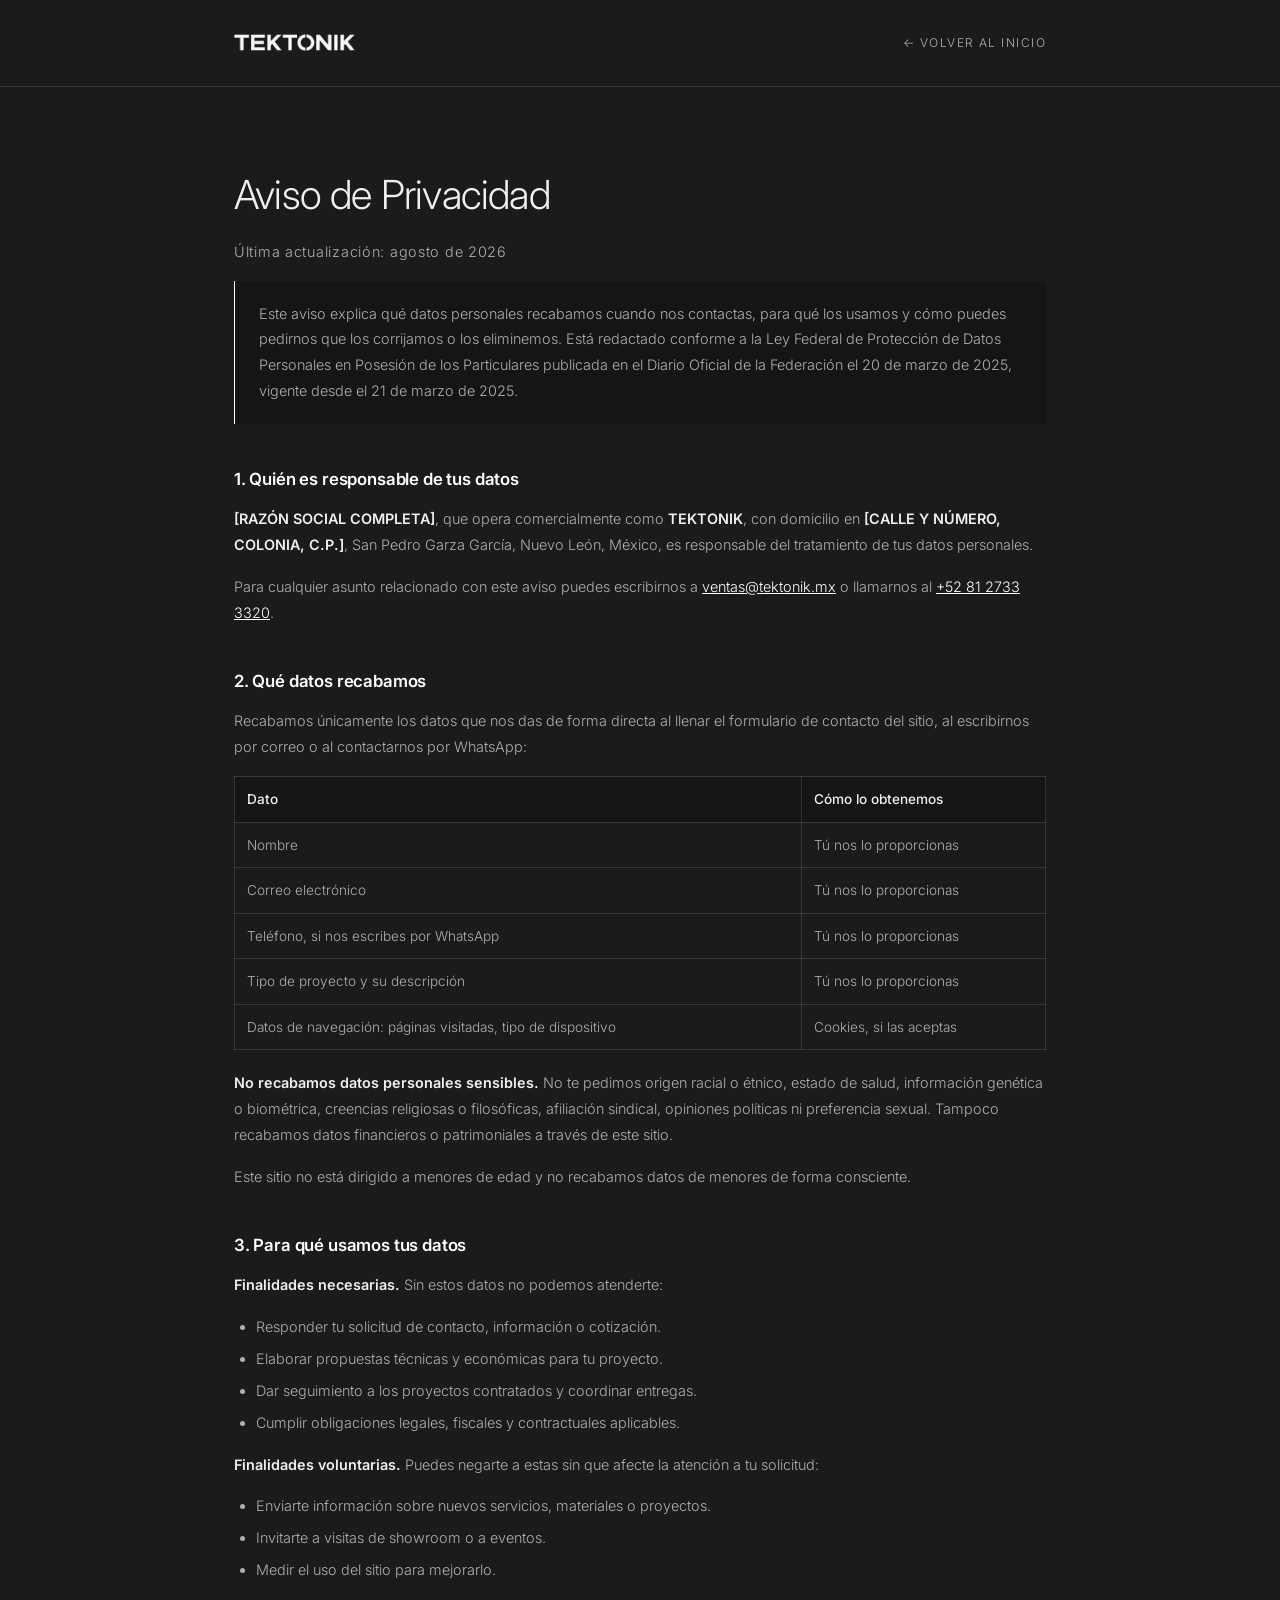
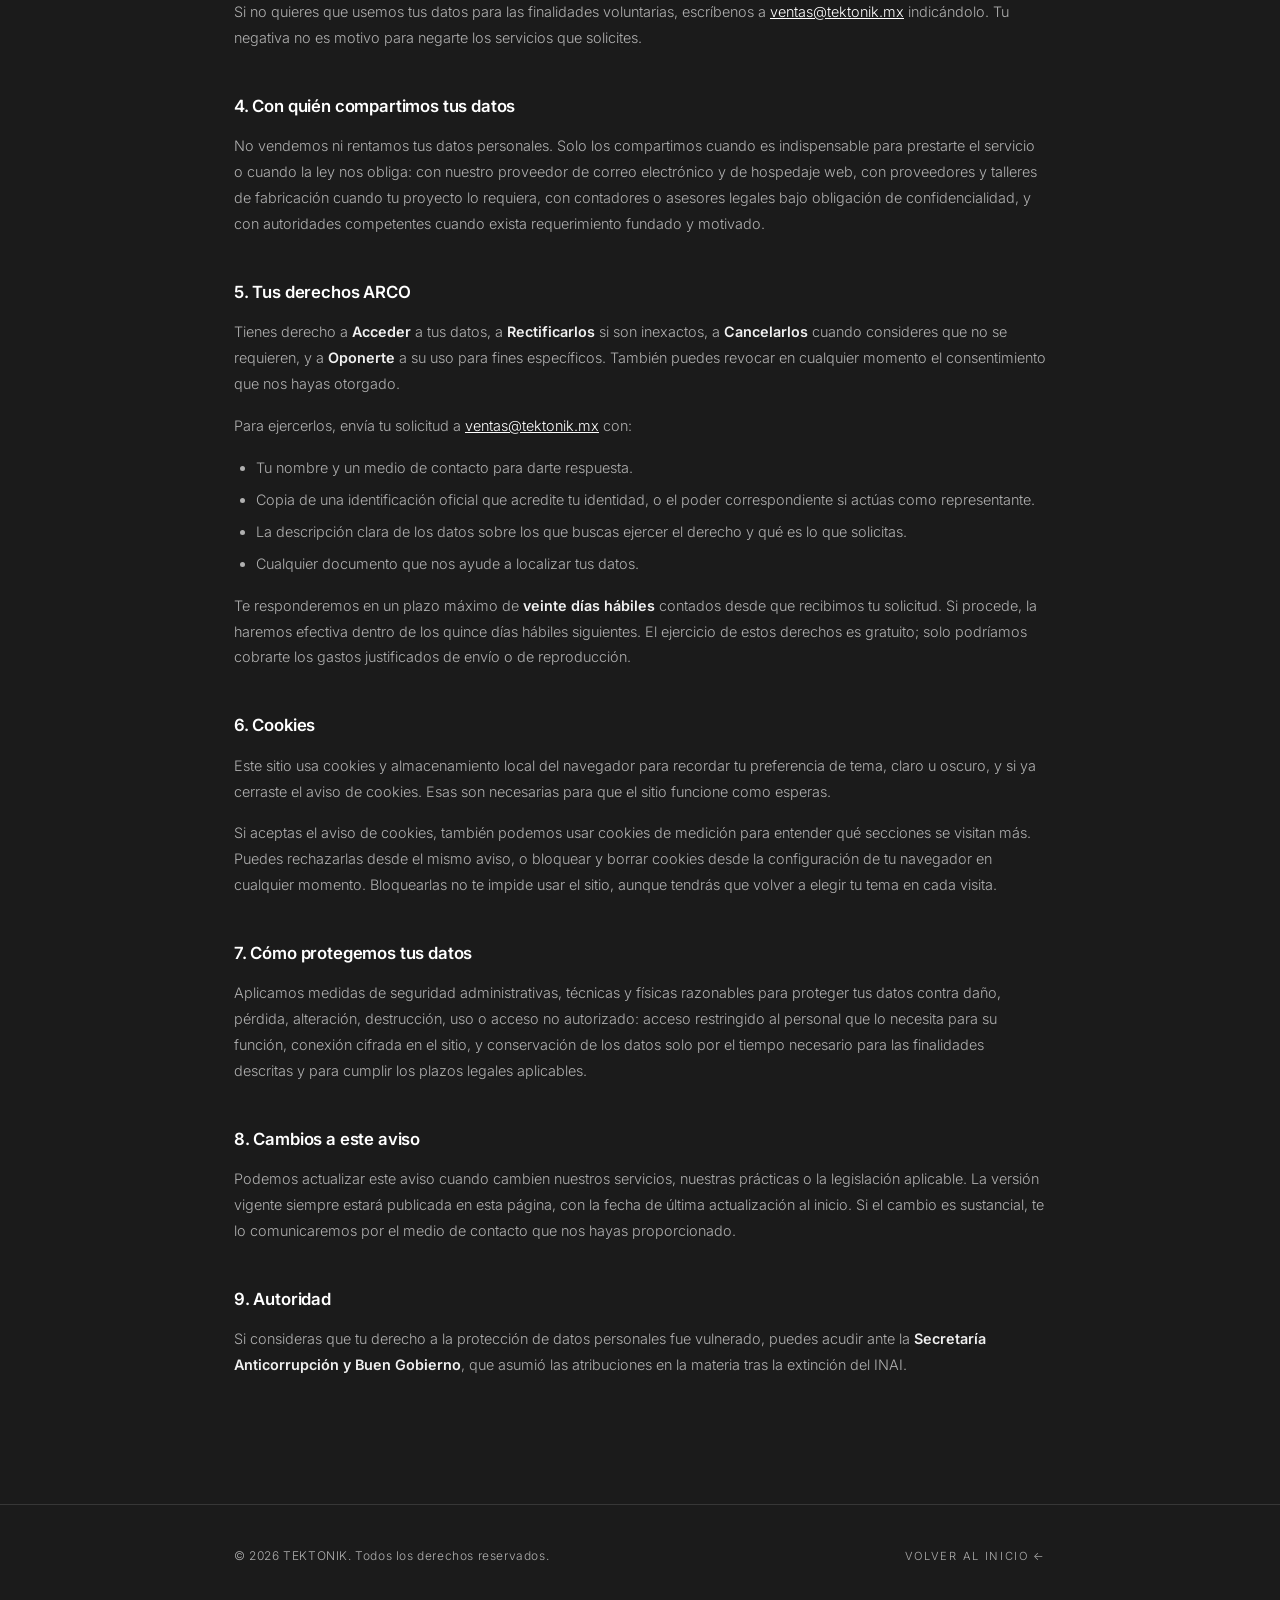
<file: aviso-privacidad.html>
<!DOCTYPE html>
<html lang="es">
<head>
  <meta charset="UTF-8">
  <meta name="viewport" content="width=device-width, initial-scale=1.0">
  <title>Aviso de Privacidad — Tektonik</title>
  <meta name="description" content="Aviso de privacidad de Tektonik, metal arquitectónico. Cómo tratamos tus datos personales y cómo ejercer tus derechos ARCO.">
  <meta name="robots" content="noindex, follow">
  <link rel="icon" href="favicon.ico" type="image/x-icon">

  <link rel="preconnect" href="https://fonts.googleapis.com">
  <link rel="preconnect" href="https://fonts.gstatic.com" crossorigin>
  <link href="https://fonts.googleapis.com/css2?family=Inter:wght@300;400;500;600;700;800&amp;display=swap" rel="stylesheet">

  <style>
    :root {
      --bg-primary: #1b1b1b;
      --bg-secondary: #151515;
      --text-primary: #f0f0f0;
      --text-secondary: #b0b0b0;
      --accent: #ffffff;
      --border: rgba(255, 255, 255, 0.12);
      --font-body: 'Inter', Helvetica, sans-serif;
      --max-w: 860px;
    }

    *, *::before, *::after { margin: 0; padding: 0; box-sizing: border-box; }

    body {
      font-family: var(--font-body);
      background: var(--bg-primary);
      color: var(--text-primary);
      line-height: 1.8;
      font-weight: 300;
      -webkit-font-smoothing: antialiased;
    }

    .container { max-width: var(--max-w); margin: 0 auto; padding: 0 24px; }

    /* Header */
    .page-header { padding: 32px 0; border-bottom: 1px solid var(--border); }
    .page-header .container { display: flex; align-items: center; justify-content: space-between; gap: 24px; }
    .page-header img { height: 17px; width: auto; display: block; }
    .page-header a {
      color: var(--text-secondary); text-decoration: none;
      font-size: 0.75rem; letter-spacing: 0.12em; text-transform: uppercase;
      transition: color 0.3s;
    }
    .page-header a:hover { color: var(--accent); }

    /* Contenido */
    .privacy-content { padding: 72px 0 110px; }
    .privacy-content h1 {
      font-size: clamp(1.8rem, 4vw, 2.5rem); font-weight: 300;
      margin-bottom: 8px; letter-spacing: -0.02em;
    }
    .privacy-date {
      font-size: 0.78rem; color: var(--text-secondary);
      margin-bottom: 40px; letter-spacing: 0.05em;
    }
    .lede {
      font-size: 0.95rem; color: var(--text-secondary);
      padding: 20px 24px; border-left: 1px solid var(--accent);
      background: var(--bg-secondary); margin-bottom: 48px;
    }
    .privacy-content h2 {
      font-size: 1.05rem; font-weight: 600; margin-top: 40px;
      margin-bottom: 12px; color: var(--accent); letter-spacing: -0.01em;
    }
    .privacy-content p,
    .privacy-content ul { color: var(--text-secondary); font-size: 0.9rem; margin-bottom: 16px; }
    .privacy-content ul { padding-left: 22px; }
    .privacy-content li { margin-bottom: 6px; }
    .privacy-content a { color: var(--accent); }
    .privacy-content strong { color: var(--text-primary); font-weight: 600; }

    table.data {
      width: 100%; border-collapse: collapse; margin-bottom: 20px;
      font-size: 0.85rem; color: var(--text-secondary);
    }
    table.data th, table.data td {
      text-align: left; padding: 10px 12px; border: 1px solid var(--border); vertical-align: top;
    }
    table.data th { color: var(--text-primary); font-weight: 500; background: var(--bg-secondary); }

    /* Footer */
    .footer { padding: 40px 0; border-top: 1px solid var(--border); }
    .footer .container { display: flex; justify-content: space-between; align-items: center; gap: 16px; }
    .footer-text { font-size: 0.75rem; color: var(--text-secondary); letter-spacing: 0.05em; }
    .footer-back {
      font-size: 0.7rem; letter-spacing: 0.15em; text-transform: uppercase;
      color: var(--text-secondary); text-decoration: none; transition: color 0.3s;
    }
    .footer-back:hover { color: var(--accent); }

    a:focus-visible { outline: 2px solid var(--accent); outline-offset: 3px; }

    @media (max-width: 768px) {
      .footer .container, .page-header .container { flex-direction: column; gap: 16px; text-align: center; }
      table.data, table.data tbody, table.data tr, table.data td, table.data th { display: block; width: 100%; }
      table.data thead { display: none; }
      table.data td { border-top: none; }
      table.data tr { margin-bottom: 12px; }
    }
  </style>
</head>
<body>

  <header class="page-header">
    <div class="container">
      <a href="index.html" aria-label="Tektonik, ir al inicio">
        <img src="img/tektonik-wordmark.png" alt="Tektonik">
      </a>
      <a href="index.html">← Volver al inicio</a>
    </div>
  </header>

  <main class="privacy-content">
    <div class="container">

      <h1>Aviso de Privacidad</h1>
      <p class="privacy-date">Última actualización: agosto de 2026</p>

      <p class="lede">
        Este aviso explica qué datos personales recabamos cuando nos contactas,
        para qué los usamos y cómo puedes pedirnos que los corrijamos o los
        eliminemos. Está redactado conforme a la Ley Federal de Protección de
        Datos Personales en Posesión de los Particulares publicada en el Diario
        Oficial de la Federación el 20 de marzo de 2025, vigente desde el 21 de
        marzo de 2025.
      </p>

      <h2>1. Quién es responsable de tus datos</h2>
      <p>
        <strong>[RAZÓN SOCIAL COMPLETA]</strong>, que opera comercialmente como
        <strong>TEKTONIK</strong>, con domicilio en <strong>[CALLE Y NÚMERO,
        COLONIA, C.P.]</strong>, San Pedro Garza García, Nuevo León, México, es
        responsable del tratamiento de tus datos personales.
      </p>
      <p>
        Para cualquier asunto relacionado con este aviso puedes escribirnos a
        <a href="mailto:ventas@tektonik.mx">ventas@tektonik.mx</a> o llamarnos
        al <a href="tel:+528127333320">+52 81 2733 3320</a>.
      </p>

      <h2>2. Qué datos recabamos</h2>
      <p>
        Recabamos únicamente los datos que nos das de forma directa al llenar el
        formulario de contacto del sitio, al escribirnos por correo o al
        contactarnos por WhatsApp:
      </p>
      <table class="data">
        <thead>
          <tr><th>Dato</th><th>Cómo lo obtenemos</th></tr>
        </thead>
        <tbody>
          <tr><td>Nombre</td><td>Tú nos lo proporcionas</td></tr>
          <tr><td>Correo electrónico</td><td>Tú nos lo proporcionas</td></tr>
          <tr><td>Teléfono, si nos escribes por WhatsApp</td><td>Tú nos lo proporcionas</td></tr>
          <tr><td>Tipo de proyecto y su descripción</td><td>Tú nos lo proporcionas</td></tr>
          <tr><td>Datos de navegación: páginas visitadas, tipo de dispositivo</td><td>Cookies, si las aceptas</td></tr>
        </tbody>
      </table>
      <p>
        <strong>No recabamos datos personales sensibles.</strong> No te pedimos
        origen racial o étnico, estado de salud, información genética o
        biométrica, creencias religiosas o filosóficas, afiliación sindical,
        opiniones políticas ni preferencia sexual. Tampoco recabamos datos
        financieros o patrimoniales a través de este sitio.
      </p>
      <p>
        Este sitio no está dirigido a menores de edad y no recabamos datos de
        menores de forma consciente.
      </p>

      <h2>3. Para qué usamos tus datos</h2>
      <p><strong>Finalidades necesarias.</strong> Sin estos datos no podemos atenderte:</p>
      <ul>
        <li>Responder tu solicitud de contacto, información o cotización.</li>
        <li>Elaborar propuestas técnicas y económicas para tu proyecto.</li>
        <li>Dar seguimiento a los proyectos contratados y coordinar entregas.</li>
        <li>Cumplir obligaciones legales, fiscales y contractuales aplicables.</li>
      </ul>
      <p><strong>Finalidades voluntarias.</strong> Puedes negarte a estas sin que afecte la atención a tu solicitud:</p>
      <ul>
        <li>Enviarte información sobre nuevos servicios, materiales o proyectos.</li>
        <li>Invitarte a visitas de showroom o a eventos.</li>
        <li>Medir el uso del sitio para mejorarlo.</li>
      </ul>
      <p>
        Si no quieres que usemos tus datos para las finalidades voluntarias,
        escríbenos a <a href="mailto:ventas@tektonik.mx">ventas@tektonik.mx</a>
        indicándolo. Tu negativa no es motivo para negarte los servicios que
        solicites.
      </p>

      <h2>4. Con quién compartimos tus datos</h2>
      <p>
        No vendemos ni rentamos tus datos personales. Solo los compartimos cuando
        es indispensable para prestarte el servicio o cuando la ley nos obliga:
        con nuestro proveedor de correo electrónico y de hospedaje web, con
        proveedores y talleres de fabricación cuando tu proyecto lo requiera, con
        contadores o asesores legales bajo obligación de confidencialidad, y con
        autoridades competentes cuando exista requerimiento fundado y motivado.
      </p>

      <h2>5. Tus derechos ARCO</h2>
      <p>
        Tienes derecho a <strong>Acceder</strong> a tus datos, a
        <strong>Rectificarlos</strong> si son inexactos, a
        <strong>Cancelarlos</strong> cuando consideres que no se requieren, y a
        <strong>Oponerte</strong> a su uso para fines específicos. También puedes
        revocar en cualquier momento el consentimiento que nos hayas otorgado.
      </p>
      <p>
        Para ejercerlos, envía tu solicitud a
        <a href="mailto:ventas@tektonik.mx">ventas@tektonik.mx</a> con:
      </p>
      <ul>
        <li>Tu nombre y un medio de contacto para darte respuesta.</li>
        <li>Copia de una identificación oficial que acredite tu identidad, o el poder correspondiente si actúas como representante.</li>
        <li>La descripción clara de los datos sobre los que buscas ejercer el derecho y qué es lo que solicitas.</li>
        <li>Cualquier documento que nos ayude a localizar tus datos.</li>
      </ul>
      <p>
        Te responderemos en un plazo máximo de <strong>veinte días hábiles</strong>
        contados desde que recibimos tu solicitud. Si procede, la haremos efectiva
        dentro de los quince días hábiles siguientes. El ejercicio de estos
        derechos es gratuito; solo podríamos cobrarte los gastos justificados de
        envío o de reproducción.
      </p>

      <h2>6. Cookies</h2>
      <p>
        Este sitio usa cookies y almacenamiento local del navegador para recordar
        tu preferencia de tema, claro u oscuro, y si ya cerraste el aviso de
        cookies. Esas son necesarias para que el sitio funcione como esperas.
      </p>
      <p>
        Si aceptas el aviso de cookies, también podemos usar cookies de medición
        para entender qué secciones se visitan más. Puedes rechazarlas desde el
        mismo aviso, o bloquear y borrar cookies desde la configuración de tu
        navegador en cualquier momento. Bloquearlas no te impide usar el sitio,
        aunque tendrás que volver a elegir tu tema en cada visita.
      </p>

      <h2>7. Cómo protegemos tus datos</h2>
      <p>
        Aplicamos medidas de seguridad administrativas, técnicas y físicas
        razonables para proteger tus datos contra daño, pérdida, alteración,
        destrucción, uso o acceso no autorizado: acceso restringido al personal
        que lo necesita para su función, conexión cifrada en el sitio, y
        conservación de los datos solo por el tiempo necesario para las
        finalidades descritas y para cumplir los plazos legales aplicables.
      </p>

      <h2>8. Cambios a este aviso</h2>
      <p>
        Podemos actualizar este aviso cuando cambien nuestros servicios, nuestras
        prácticas o la legislación aplicable. La versión vigente siempre estará
        publicada en esta página, con la fecha de última actualización al inicio.
        Si el cambio es sustancial, te lo comunicaremos por el medio de contacto
        que nos hayas proporcionado.
      </p>

      <h2>9. Autoridad</h2>
      <p>
        Si consideras que tu derecho a la protección de datos personales fue
        vulnerado, puedes acudir ante la <strong>Secretaría Anticorrupción y Buen
        Gobierno</strong>, que asumió las atribuciones en la materia tras la
        extinción del INAI.
      </p>

    </div>
  </main>

  <footer class="footer">
    <div class="container">
      <span class="footer-text">&copy; 2026 TEKTONIK. Todos los derechos reservados.</span>
      <a href="index.html" class="footer-back">Volver al inicio ←</a>
    </div>
  </footer>

</body>
</html>
</file>
